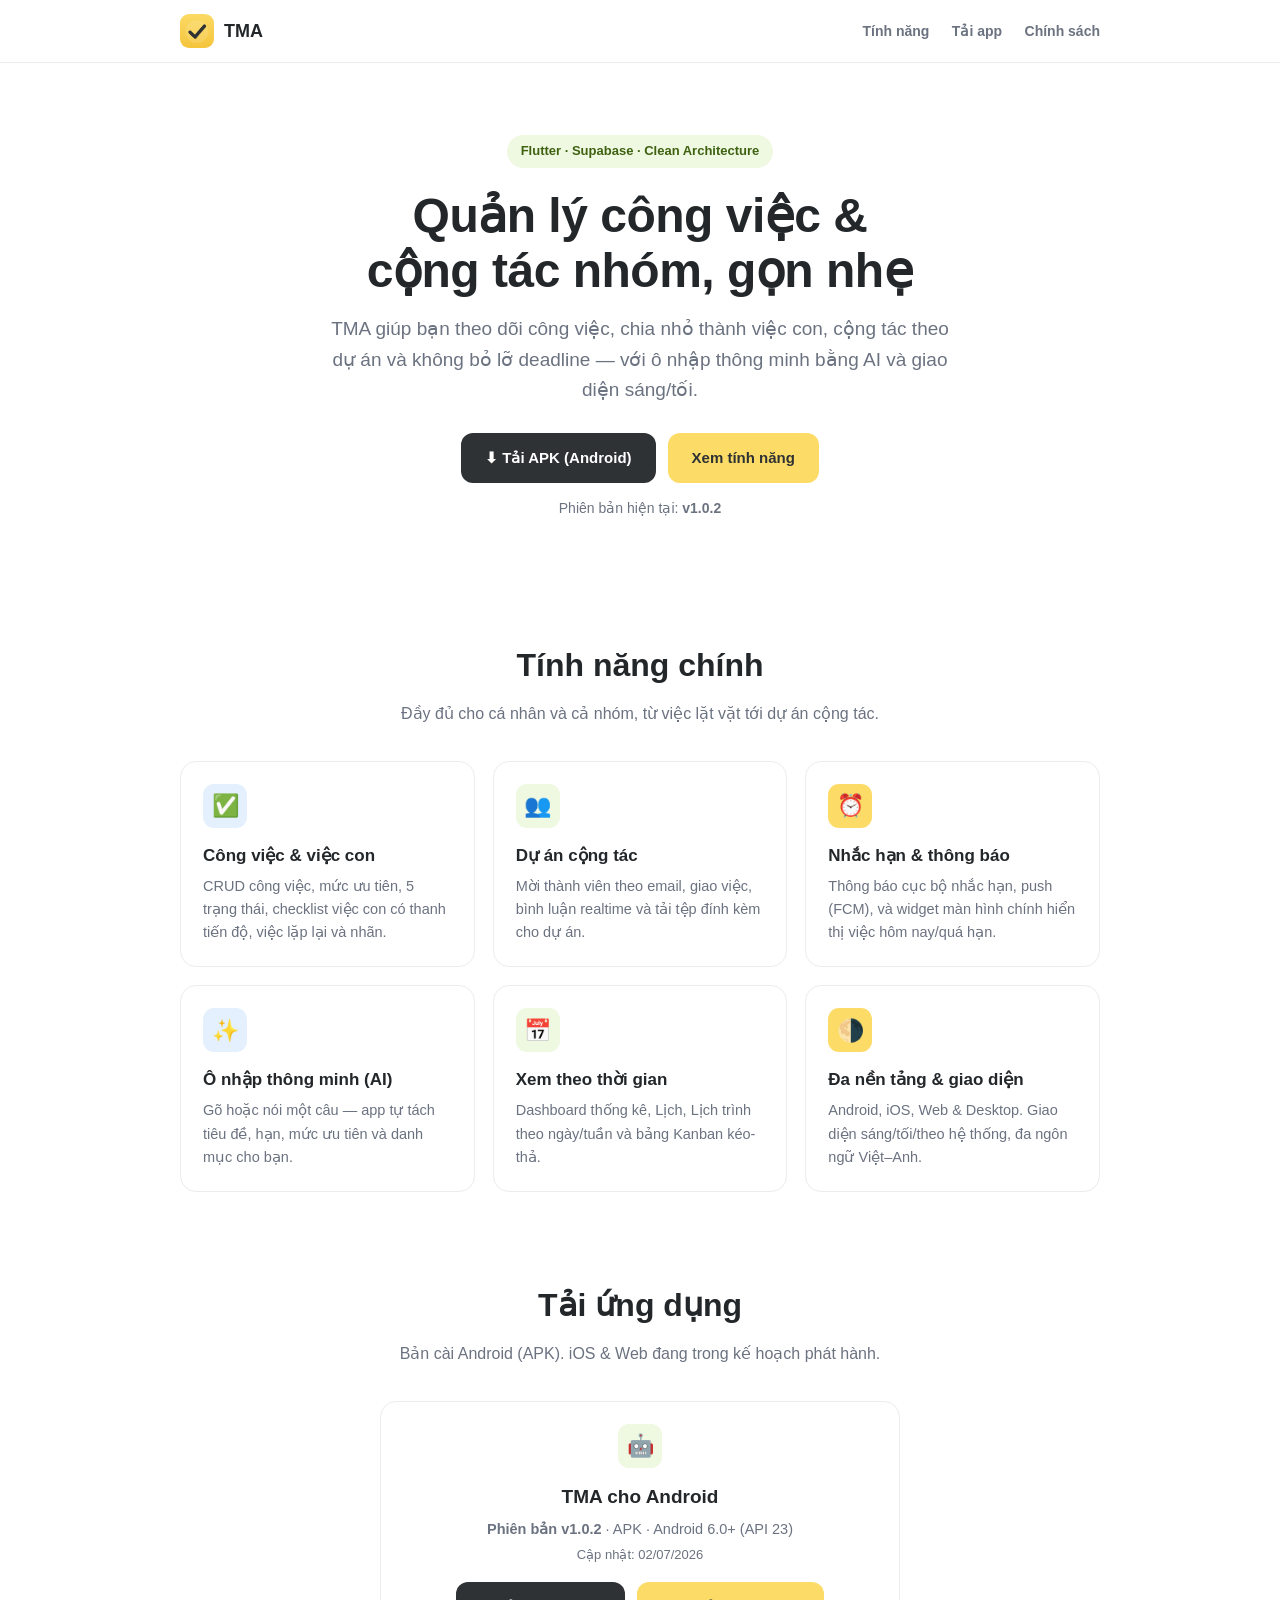
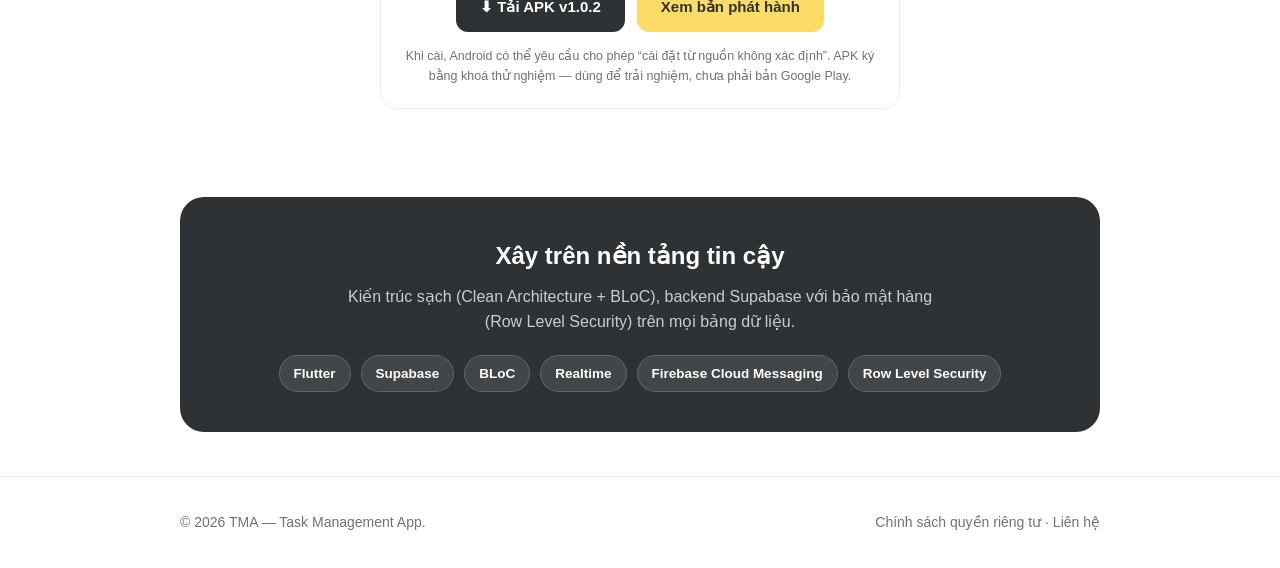
<file: index.html>
<!DOCTYPE html>
<html lang="vi">
<head>
  <meta charset="UTF-8" />
  <meta name="viewport" content="width=device-width, initial-scale=1.0" />
  <title>TMA — Ứng dụng quản lý công việc & cộng tác nhóm</title>
  <meta name="description" content="TMA là ứng dụng quản lý công việc và cộng tác nhóm: việc con, dự án, nhắc hạn, ô nhập thông minh (AI), đa nền tảng — xây bằng Flutter + Supabase." />
  <meta property="og:title" content="TMA — Task Management App" />
  <meta property="og:description" content="Quản lý công việc & cộng tác nhóm, nhắc hạn, AI nhập nhanh, đa nền tảng." />
  <meta property="og:type" content="website" />
  <meta property="og:image" content="og-image.png" />
  <link rel="icon" type="image/png" href="icon.png" />
  <link rel="apple-touch-icon" href="icon.png" />
  <link rel="stylesheet" href="styles.css" />
</head>
<body>
  <nav class="nav">
    <div class="wrap">
      <a class="brand" href="index.html"><img class="logo" src="icon.png" alt="" width="34" height="34" /> TMA</a>
      <div class="nav-links">
        <a href="#features">Tính năng</a>
        <a href="#download">Tải app</a>
        <a href="privacy.html">Chính sách</a>
      </div>
    </div>
  </nav>

  <header class="hero">
    <div class="wrap">
      <span class="badge">Flutter · Supabase · Clean Architecture</span>
      <h1>Quản lý công việc &amp;<br />cộng tác nhóm, gọn nhẹ</h1>
      <p>TMA giúp bạn theo dõi công việc, chia nhỏ thành việc con, cộng tác theo dự án
         và không bỏ lỡ deadline — với ô nhập thông minh bằng AI và giao diện sáng/tối.</p>
      <div class="cta">
        <a class="btn btn-primary" href="#download">⬇ Tải APK (Android)</a>
        <a class="btn btn-ghost" href="#features">Xem tính năng</a>
      </div>
      <p style="margin-top:14px;font-size:14px;color:var(--muted)">Phiên bản hiện tại: <strong>v1.0.2</strong></p>
    </div>
  </header>

  <section id="features">
    <div class="wrap">
      <h2 class="section-title">Tính năng chính</h2>
      <p class="section-sub">Đầy đủ cho cá nhân và cả nhóm, từ việc lặt vặt tới dự án cộng tác.</p>
      <div class="grid">
        <div class="card"><div class="ic" style="background:var(--sky)">✅</div>
          <h3>Công việc &amp; việc con</h3>
          <p>CRUD công việc, mức ưu tiên, 5 trạng thái, checklist việc con có thanh tiến độ, việc lặp lại và nhãn.</p></div>
        <div class="card"><div class="ic" style="background:var(--mint)">👥</div>
          <h3>Dự án cộng tác</h3>
          <p>Mời thành viên theo email, giao việc, bình luận realtime và tải tệp đính kèm cho dự án.</p></div>
        <div class="card"><div class="ic" style="background:var(--yellow)">⏰</div>
          <h3>Nhắc hạn &amp; thông báo</h3>
          <p>Thông báo cục bộ nhắc hạn, push (FCM), và widget màn hình chính hiển thị việc hôm nay/quá hạn.</p></div>
        <div class="card"><div class="ic" style="background:var(--sky)">✨</div>
          <h3>Ô nhập thông minh (AI)</h3>
          <p>Gõ hoặc nói một câu — app tự tách tiêu đề, hạn, mức ưu tiên và danh mục cho bạn.</p></div>
        <div class="card"><div class="ic" style="background:var(--mint)">📅</div>
          <h3>Xem theo thời gian</h3>
          <p>Dashboard thống kê, Lịch, Lịch trình theo ngày/tuần và bảng Kanban kéo-thả.</p></div>
        <div class="card"><div class="ic" style="background:var(--yellow)">🌗</div>
          <h3>Đa nền tảng &amp; giao diện</h3>
          <p>Android, iOS, Web &amp; Desktop. Giao diện sáng/tối/theo hệ thống, đa ngôn ngữ Việt–Anh.</p></div>
      </div>
    </div>
  </section>

  <section id="download">
    <div class="wrap">
      <h2 class="section-title">Tải ứng dụng</h2>
      <p class="section-sub">Bản cài Android (APK). iOS &amp; Web đang trong kế hoạch phát hành.</p>
      <div class="card" style="max-width:520px;margin:0 auto;text-align:center">
        <div class="ic" style="background:var(--mint);margin:0 auto 14px">🤖</div>
        <h3 style="font-size:19px">TMA cho Android</h3>
        <p style="margin:6px 0 4px"><strong>Phiên bản v1.0.2</strong> · APK · Android 6.0+ (API 23)</p>
        <p style="font-size:13px">Cập nhật: 02/07/2026</p>
        <div class="cta" style="margin-top:16px">
          <a class="btn btn-primary" href="https://github.com/mittohoa/tudu-app/releases/download/v1.0.2/tudu-1.0.2.apk">⬇ Tải APK v1.0.2</a>
          <a class="btn btn-ghost" href="https://github.com/mittohoa/tudu-app/releases/latest" target="_blank" rel="noopener">Xem bản phát hành</a>
        </div>
        <p style="font-size:12.5px;color:var(--muted);margin-top:14px">
          Khi cài, Android có thể yêu cầu cho phép “cài đặt từ nguồn không xác định”.
          APK ký bằng khoá thử nghiệm — dùng để trải nghiệm, chưa phải bản Google Play.
        </p>
      </div>
    </div>
  </section>

  <section id="tech">
    <div class="wrap">
      <div class="tech">
        <h2>Xây trên nền tảng tin cậy</h2>
        <p>Kiến trúc sạch (Clean Architecture + BLoC), backend Supabase với bảo mật hàng
           (Row Level Security) trên mọi bảng dữ liệu.</p>
        <div class="chips">
          <span class="chip">Flutter</span>
          <span class="chip">Supabase</span>
          <span class="chip">BLoC</span>
          <span class="chip">Realtime</span>
          <span class="chip">Firebase Cloud Messaging</span>
          <span class="chip">Row Level Security</span>
        </div>
      </div>
    </div>
  </section>

  <footer>
    <div class="wrap">
      <span>© 2026 TMA — Task Management App.</span>
      <span>
        <a href="privacy.html">Chính sách quyền riêng tư</a> ·
        <a href="mailto:ttqlcntt.dev1@hutech.edu.vn">Liên hệ</a>
      </span>
    </div>
  </footer>
</body>
</html>
</file>
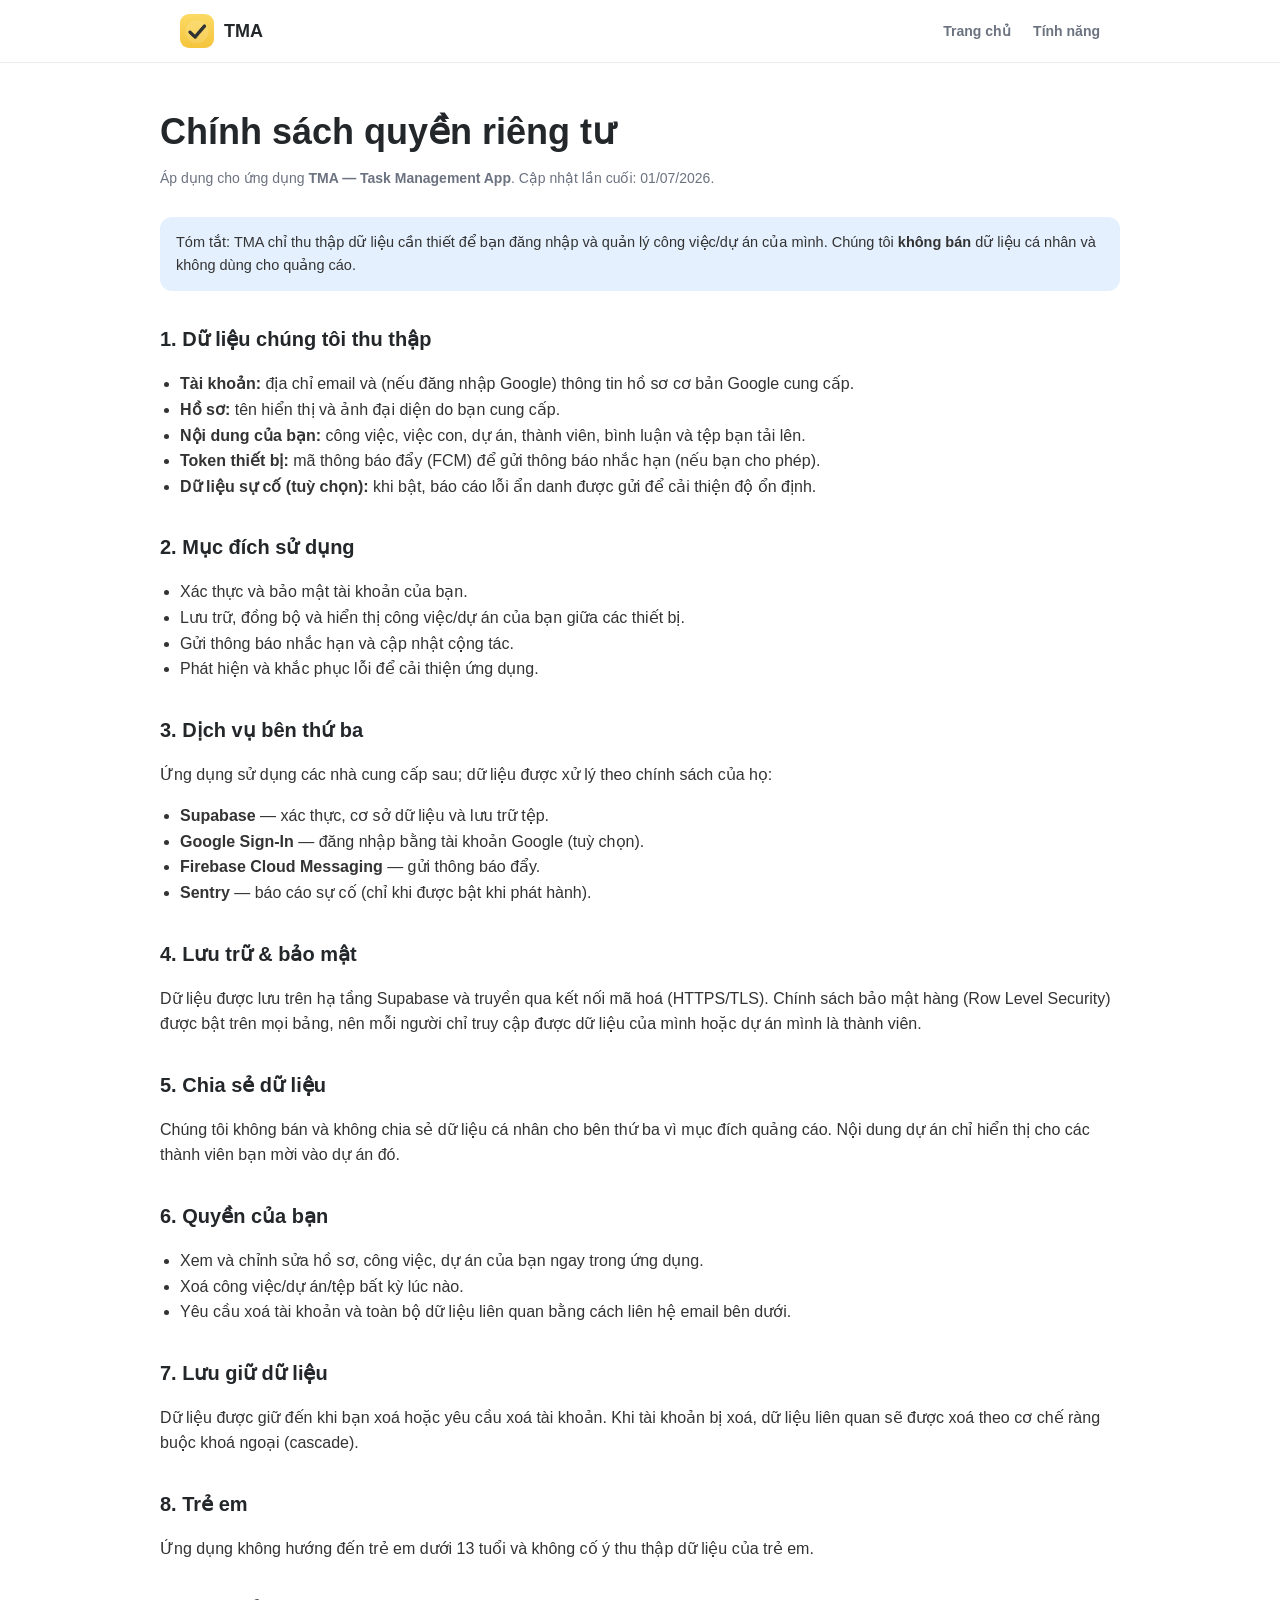
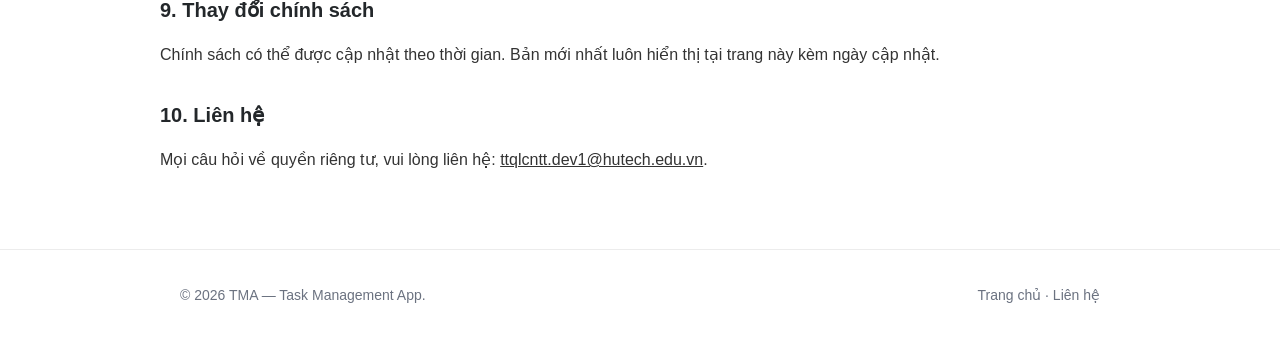
<file: privacy.html>
<!DOCTYPE html>
<html lang="vi">
<head>
  <meta charset="UTF-8" />
  <meta name="viewport" content="width=device-width, initial-scale=1.0" />
  <title>Chính sách quyền riêng tư — TMA</title>
  <meta name="description" content="Chính sách quyền riêng tư của ứng dụng TMA: dữ liệu thu thập, mục đích, bên thứ ba và quyền của người dùng." />
  <link rel="icon" type="image/png" href="icon.png" />
  <link rel="stylesheet" href="styles.css" />
</head>
<body>
  <nav class="nav">
    <div class="wrap">
      <a class="brand" href="index.html"><img class="logo" src="icon.png" alt="" width="34" height="34" /> TMA</a>
      <div class="nav-links">
        <a href="index.html">Trang chủ</a>
        <a href="index.html#features">Tính năng</a>
      </div>
    </div>
  </nav>

  <main class="wrap legal">
    <h1>Chính sách quyền riêng tư</h1>
    <p class="eff">Áp dụng cho ứng dụng <strong>TMA — Task Management App</strong>. Cập nhật lần cuối: 01/07/2026.</p>

    <p class="note">Tóm tắt: TMA chỉ thu thập dữ liệu cần thiết để bạn đăng nhập và quản lý công việc/dự án của mình.
      Chúng tôi <strong>không bán</strong> dữ liệu cá nhân và không dùng cho quảng cáo.</p>

    <h2>1. Dữ liệu chúng tôi thu thập</h2>
    <ul>
      <li><strong>Tài khoản:</strong> địa chỉ email và (nếu đăng nhập Google) thông tin hồ sơ cơ bản Google cung cấp.</li>
      <li><strong>Hồ sơ:</strong> tên hiển thị và ảnh đại diện do bạn cung cấp.</li>
      <li><strong>Nội dung của bạn:</strong> công việc, việc con, dự án, thành viên, bình luận và tệp bạn tải lên.</li>
      <li><strong>Token thiết bị:</strong> mã thông báo đẩy (FCM) để gửi thông báo nhắc hạn (nếu bạn cho phép).</li>
      <li><strong>Dữ liệu sự cố (tuỳ chọn):</strong> khi bật, báo cáo lỗi ẩn danh được gửi để cải thiện độ ổn định.</li>
    </ul>

    <h2>2. Mục đích sử dụng</h2>
    <ul>
      <li>Xác thực và bảo mật tài khoản của bạn.</li>
      <li>Lưu trữ, đồng bộ và hiển thị công việc/dự án của bạn giữa các thiết bị.</li>
      <li>Gửi thông báo nhắc hạn và cập nhật cộng tác.</li>
      <li>Phát hiện và khắc phục lỗi để cải thiện ứng dụng.</li>
    </ul>

    <h2>3. Dịch vụ bên thứ ba</h2>
    <p>Ứng dụng sử dụng các nhà cung cấp sau; dữ liệu được xử lý theo chính sách của họ:</p>
    <ul>
      <li><strong>Supabase</strong> — xác thực, cơ sở dữ liệu và lưu trữ tệp.</li>
      <li><strong>Google Sign-In</strong> — đăng nhập bằng tài khoản Google (tuỳ chọn).</li>
      <li><strong>Firebase Cloud Messaging</strong> — gửi thông báo đẩy.</li>
      <li><strong>Sentry</strong> — báo cáo sự cố (chỉ khi được bật khi phát hành).</li>
    </ul>

    <h2>4. Lưu trữ &amp; bảo mật</h2>
    <p>Dữ liệu được lưu trên hạ tầng Supabase và truyền qua kết nối mã hoá (HTTPS/TLS).
      Chính sách bảo mật hàng (Row Level Security) được bật trên mọi bảng, nên mỗi người
      chỉ truy cập được dữ liệu của mình hoặc dự án mình là thành viên.</p>

    <h2>5. Chia sẻ dữ liệu</h2>
    <p>Chúng tôi không bán và không chia sẻ dữ liệu cá nhân cho bên thứ ba vì mục đích quảng cáo.
      Nội dung dự án chỉ hiển thị cho các thành viên bạn mời vào dự án đó.</p>

    <h2>6. Quyền của bạn</h2>
    <ul>
      <li>Xem và chỉnh sửa hồ sơ, công việc, dự án của bạn ngay trong ứng dụng.</li>
      <li>Xoá công việc/dự án/tệp bất kỳ lúc nào.</li>
      <li>Yêu cầu xoá tài khoản và toàn bộ dữ liệu liên quan bằng cách liên hệ email bên dưới.</li>
    </ul>

    <h2>7. Lưu giữ dữ liệu</h2>
    <p>Dữ liệu được giữ đến khi bạn xoá hoặc yêu cầu xoá tài khoản. Khi tài khoản bị xoá,
      dữ liệu liên quan sẽ được xoá theo cơ chế ràng buộc khoá ngoại (cascade).</p>

    <h2>8. Trẻ em</h2>
    <p>Ứng dụng không hướng đến trẻ em dưới 13 tuổi và không cố ý thu thập dữ liệu của trẻ em.</p>

    <h2>9. Thay đổi chính sách</h2>
    <p>Chính sách có thể được cập nhật theo thời gian. Bản mới nhất luôn hiển thị tại trang này
      kèm ngày cập nhật.</p>

    <h2>10. Liên hệ</h2>
    <p>Mọi câu hỏi về quyền riêng tư, vui lòng liên hệ:
      <a href="mailto:ttqlcntt.dev1@hutech.edu.vn">ttqlcntt.dev1@hutech.edu.vn</a>.</p>
  </main>

  <footer>
    <div class="wrap">
      <span>© 2026 TMA — Task Management App.</span>
      <span><a href="index.html">Trang chủ</a> · <a href="mailto:ttqlcntt.dev1@hutech.edu.vn">Liên hệ</a></span>
    </div>
  </footer>
</body>
</html>
</file>
<file: styles.css>
:root {
  --yellow: #FCDB66;
  --charcoal: #2E3234;
  --sky: #E4F0FE;
  --mint: #EFF8E0;
  --text: #23272A;
  --muted: #6B7280;
  --bg: #FFFFFF;
  --border: #ECECEC;
  --radius: 16px;
}

* { box-sizing: border-box; }

html { scroll-behavior: smooth; }

body {
  margin: 0;
  font-family: -apple-system, BlinkMacSystemFont, "Segoe UI", Roboto, "Helvetica Neue", Arial, sans-serif;
  color: var(--text);
  background: var(--bg);
  line-height: 1.6;
  -webkit-font-smoothing: antialiased;
}

a { color: inherit; }

.wrap { max-width: 960px; margin: 0 auto; padding: 0 20px; }

/* Nav */
.nav {
  position: sticky; top: 0; z-index: 10;
  background: rgba(255,255,255,.9);
  backdrop-filter: blur(8px);
  border-bottom: 1px solid var(--border);
}
.nav .wrap { display: flex; align-items: center; justify-content: space-between; height: 62px; }
.brand { display: flex; align-items: center; gap: 10px; font-weight: 800; font-size: 18px; text-decoration: none; }
.brand .logo {
  width: 34px; height: 34px; border-radius: 9px;
  background: var(--yellow); color: var(--charcoal);
  display: grid; place-items: center; font-weight: 900; font-size: 15px;
}
.nav-links a { text-decoration: none; color: var(--muted); font-weight: 600; font-size: 14px; margin-left: 18px; }
.nav-links a:hover { color: var(--text); }

/* Hero */
.hero { padding: 72px 0 48px; text-align: center; }
.hero .badge {
  display: inline-block; background: var(--mint); color: #3f6212;
  font-size: 13px; font-weight: 700; padding: 6px 14px; border-radius: 999px; margin-bottom: 20px;
}
.hero h1 { font-size: clamp(30px, 6vw, 48px); line-height: 1.15; margin: 0 0 16px; letter-spacing: -.5px; }
.hero p { font-size: clamp(16px, 2.4vw, 19px); color: var(--muted); max-width: 620px; margin: 0 auto 28px; }
.cta { display: inline-flex; gap: 12px; flex-wrap: wrap; justify-content: center; }
.btn {
  display: inline-block; padding: 13px 24px; border-radius: 12px; font-weight: 700; text-decoration: none;
  font-size: 15px; transition: transform .08s ease, box-shadow .2s ease;
}
.btn:active { transform: translateY(1px); }
.btn-primary { background: var(--charcoal); color: #fff; }
.btn-ghost { background: var(--yellow); color: var(--charcoal); }

/* Sections */
section { padding: 44px 0; }
.section-title { text-align: center; font-size: clamp(24px, 4vw, 32px); margin: 0 0 10px; }
.section-sub { text-align: center; color: var(--muted); margin: 0 auto 34px; max-width: 560px; }

/* Feature grid */
.grid { display: grid; grid-template-columns: repeat(auto-fit, minmax(240px, 1fr)); gap: 18px; }
.card {
  background: #fff; border: 1px solid var(--border); border-radius: var(--radius);
  padding: 22px; transition: box-shadow .2s ease, transform .2s ease;
}
.card:hover { box-shadow: 0 10px 30px rgba(0,0,0,.06); transform: translateY(-2px); }
.card .ic { width: 44px; height: 44px; border-radius: 11px; display: grid; place-items: center; font-size: 22px; margin-bottom: 14px; }
.card h3 { margin: 0 0 6px; font-size: 17px; }
.card p { margin: 0; color: var(--muted); font-size: 14.5px; }

/* Tech strip */
.tech { background: var(--charcoal); color: #fff; border-radius: 24px; padding: 40px 24px; text-align: center; }
.tech h2 { margin: 0 0 8px; color: #fff; }
.tech p { color: #c9ced1; max-width: 620px; margin: 0 auto 20px; }
.chips { display: flex; flex-wrap: wrap; gap: 10px; justify-content: center; }
.chip { background: rgba(255,255,255,.1); border: 1px solid rgba(255,255,255,.16); padding: 7px 14px; border-radius: 999px; font-size: 13.5px; font-weight: 600; }

/* Footer */
footer { border-top: 1px solid var(--border); padding: 34px 0; color: var(--muted); font-size: 14px; }
footer .wrap { display: flex; flex-wrap: wrap; gap: 12px; align-items: center; justify-content: space-between; }
footer a { color: var(--muted); text-decoration: none; }
footer a:hover { color: var(--text); text-decoration: underline; }

/* Legal / policy pages */
.legal { padding: 40px 0 60px; }
.legal h1 { font-size: clamp(26px, 5vw, 36px); margin: 0 0 6px; }
.legal .eff { color: var(--muted); margin: 0 0 28px; font-size: 14px; }
.legal h2 { font-size: 20px; margin: 32px 0 8px; }
.legal p, .legal li { color: #333; }
.legal ul { padding-left: 20px; }
.legal .note { background: var(--sky); border-radius: 12px; padding: 14px 16px; font-size: 14.5px; }
</file>
